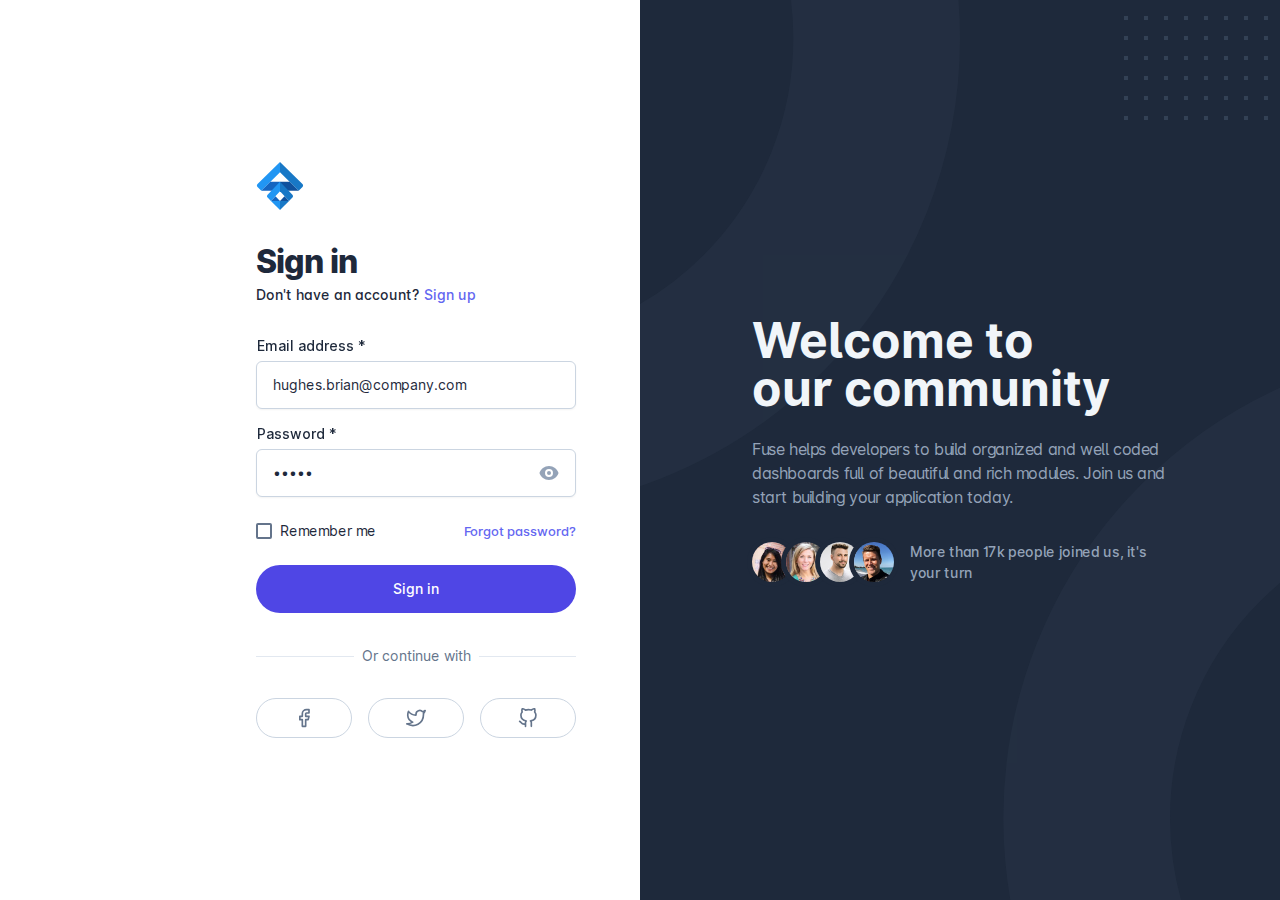
<file: docs/index.html>
<!DOCTYPE html><html lang="en"><head>
        <title>Fuse Angular - Angular Template and Starter Kit</title>
        <meta charset="utf-8">
        <meta name="description" content="Admin Template and Starter Kit with Angular, Angular Material Components and TailwindCSS">
        <meta name="keywords" content="Fuse,HTML,CSS,Angular,Angular 2,Angular 11,Angular 12,Angular 13,Material,Material 2,Angular Components,Tailwind,Tailwind CSS,TailwindCSS,Admin Template,Admin Starter Kit">
        <meta name="viewport" content="width=device-width, height=device-height, initial-scale=1.0, minimum-scale=1.0">

        <base href="./">

        <!-- Favicon -->
        <link rel="icon" type="image/png" href="favicon-16x16.png">
        <link rel="icon" type="image/png" href="favicon-32x32.png">

        <!-- Fonts -->
        <link href="assets/fonts/inter/inter.css" rel="stylesheet" media="print" onload="this.media='all'"><noscript><link rel="stylesheet" href="assets/fonts/inter/inter.css"></noscript>

        <link href="https://fonts.gstatic.com" rel="preconnect">
        <style type="text/css">@font-face{font-family:'IBM Plex Mono';font-style:italic;font-weight:400;font-display:swap;src:url(https://fonts.gstatic.com/s/ibmplexmono/v11/-F6pfjptAgt5VM-kVkqdyU8n1ioa2HdgregdFOFh.woff2) format('woff2');unicode-range:U+0460-052F, U+1C80-1C88, U+20B4, U+2DE0-2DFF, U+A640-A69F, U+FE2E-FE2F;}@font-face{font-family:'IBM Plex Mono';font-style:italic;font-weight:400;font-display:swap;src:url(https://fonts.gstatic.com/s/ibmplexmono/v11/-F6pfjptAgt5VM-kVkqdyU8n1ioa0XdgregdFOFh.woff2) format('woff2');unicode-range:U+0400-045F, U+0490-0491, U+04B0-04B1, U+2116;}@font-face{font-family:'IBM Plex Mono';font-style:italic;font-weight:400;font-display:swap;src:url(https://fonts.gstatic.com/s/ibmplexmono/v11/-F6pfjptAgt5VM-kVkqdyU8n1ioa2ndgregdFOFh.woff2) format('woff2');unicode-range:U+0102-0103, U+0110-0111, U+0128-0129, U+0168-0169, U+01A0-01A1, U+01AF-01B0, U+1EA0-1EF9, U+20AB;}@font-face{font-family:'IBM Plex Mono';font-style:italic;font-weight:400;font-display:swap;src:url(https://fonts.gstatic.com/s/ibmplexmono/v11/-F6pfjptAgt5VM-kVkqdyU8n1ioa23dgregdFOFh.woff2) format('woff2');unicode-range:U+0100-024F, U+0259, U+1E00-1EFF, U+2020, U+20A0-20AB, U+20AD-20CF, U+2113, U+2C60-2C7F, U+A720-A7FF;}@font-face{font-family:'IBM Plex Mono';font-style:italic;font-weight:400;font-display:swap;src:url(https://fonts.gstatic.com/s/ibmplexmono/v11/-F6pfjptAgt5VM-kVkqdyU8n1ioa1XdgregdFA.woff2) format('woff2');unicode-range:U+0000-00FF, U+0131, U+0152-0153, U+02BB-02BC, U+02C6, U+02DA, U+02DC, U+2000-206F, U+2074, U+20AC, U+2122, U+2191, U+2193, U+2212, U+2215, U+FEFF, U+FFFD;}@font-face{font-family:'IBM Plex Mono';font-style:normal;font-weight:400;font-display:swap;src:url(https://fonts.gstatic.com/s/ibmplexmono/v11/-F63fjptAgt5VM-kVkqdyU8n1iIq131nj-otFQ.woff2) format('woff2');unicode-range:U+0460-052F, U+1C80-1C88, U+20B4, U+2DE0-2DFF, U+A640-A69F, U+FE2E-FE2F;}@font-face{font-family:'IBM Plex Mono';font-style:normal;font-weight:400;font-display:swap;src:url(https://fonts.gstatic.com/s/ibmplexmono/v11/-F63fjptAgt5VM-kVkqdyU8n1isq131nj-otFQ.woff2) format('woff2');unicode-range:U+0400-045F, U+0490-0491, U+04B0-04B1, U+2116;}@font-face{font-family:'IBM Plex Mono';font-style:normal;font-weight:400;font-display:swap;src:url(https://fonts.gstatic.com/s/ibmplexmono/v11/-F63fjptAgt5VM-kVkqdyU8n1iAq131nj-otFQ.woff2) format('woff2');unicode-range:U+0102-0103, U+0110-0111, U+0128-0129, U+0168-0169, U+01A0-01A1, U+01AF-01B0, U+1EA0-1EF9, U+20AB;}@font-face{font-family:'IBM Plex Mono';font-style:normal;font-weight:400;font-display:swap;src:url(https://fonts.gstatic.com/s/ibmplexmono/v11/-F63fjptAgt5VM-kVkqdyU8n1iEq131nj-otFQ.woff2) format('woff2');unicode-range:U+0100-024F, U+0259, U+1E00-1EFF, U+2020, U+20A0-20AB, U+20AD-20CF, U+2113, U+2C60-2C7F, U+A720-A7FF;}@font-face{font-family:'IBM Plex Mono';font-style:normal;font-weight:400;font-display:swap;src:url(https://fonts.gstatic.com/s/ibmplexmono/v11/-F63fjptAgt5VM-kVkqdyU8n1i8q131nj-o.woff2) format('woff2');unicode-range:U+0000-00FF, U+0131, U+0152-0153, U+02BB-02BC, U+02C6, U+02DA, U+02DC, U+2000-206F, U+2074, U+20AC, U+2122, U+2191, U+2193, U+2212, U+2215, U+FEFF, U+FFFD;}@font-face{font-family:'IBM Plex Mono';font-style:normal;font-weight:500;font-display:swap;src:url(https://fonts.gstatic.com/s/ibmplexmono/v11/-F6qfjptAgt5VM-kVkqdyU8n3twJwl1FgsAXHNlYzg.woff2) format('woff2');unicode-range:U+0460-052F, U+1C80-1C88, U+20B4, U+2DE0-2DFF, U+A640-A69F, U+FE2E-FE2F;}@font-face{font-family:'IBM Plex Mono';font-style:normal;font-weight:500;font-display:swap;src:url(https://fonts.gstatic.com/s/ibmplexmono/v11/-F6qfjptAgt5VM-kVkqdyU8n3twJwlRFgsAXHNlYzg.woff2) format('woff2');unicode-range:U+0400-045F, U+0490-0491, U+04B0-04B1, U+2116;}@font-face{font-family:'IBM Plex Mono';font-style:normal;font-weight:500;font-display:swap;src:url(https://fonts.gstatic.com/s/ibmplexmono/v11/-F6qfjptAgt5VM-kVkqdyU8n3twJwl9FgsAXHNlYzg.woff2) format('woff2');unicode-range:U+0102-0103, U+0110-0111, U+0128-0129, U+0168-0169, U+01A0-01A1, U+01AF-01B0, U+1EA0-1EF9, U+20AB;}@font-face{font-family:'IBM Plex Mono';font-style:normal;font-weight:500;font-display:swap;src:url(https://fonts.gstatic.com/s/ibmplexmono/v11/-F6qfjptAgt5VM-kVkqdyU8n3twJwl5FgsAXHNlYzg.woff2) format('woff2');unicode-range:U+0100-024F, U+0259, U+1E00-1EFF, U+2020, U+20A0-20AB, U+20AD-20CF, U+2113, U+2C60-2C7F, U+A720-A7FF;}@font-face{font-family:'IBM Plex Mono';font-style:normal;font-weight:500;font-display:swap;src:url(https://fonts.gstatic.com/s/ibmplexmono/v11/-F6qfjptAgt5VM-kVkqdyU8n3twJwlBFgsAXHNk.woff2) format('woff2');unicode-range:U+0000-00FF, U+0131, U+0152-0153, U+02BB-02BC, U+02C6, U+02DA, U+02DC, U+2000-206F, U+2074, U+20AC, U+2122, U+2191, U+2193, U+2212, U+2215, U+FEFF, U+FFFD;}@font-face{font-family:'IBM Plex Mono';font-style:normal;font-weight:600;font-display:swap;src:url(https://fonts.gstatic.com/s/ibmplexmono/v11/-F6qfjptAgt5VM-kVkqdyU8n3vAOwl1FgsAXHNlYzg.woff2) format('woff2');unicode-range:U+0460-052F, U+1C80-1C88, U+20B4, U+2DE0-2DFF, U+A640-A69F, U+FE2E-FE2F;}@font-face{font-family:'IBM Plex Mono';font-style:normal;font-weight:600;font-display:swap;src:url(https://fonts.gstatic.com/s/ibmplexmono/v11/-F6qfjptAgt5VM-kVkqdyU8n3vAOwlRFgsAXHNlYzg.woff2) format('woff2');unicode-range:U+0400-045F, U+0490-0491, U+04B0-04B1, U+2116;}@font-face{font-family:'IBM Plex Mono';font-style:normal;font-weight:600;font-display:swap;src:url(https://fonts.gstatic.com/s/ibmplexmono/v11/-F6qfjptAgt5VM-kVkqdyU8n3vAOwl9FgsAXHNlYzg.woff2) format('woff2');unicode-range:U+0102-0103, U+0110-0111, U+0128-0129, U+0168-0169, U+01A0-01A1, U+01AF-01B0, U+1EA0-1EF9, U+20AB;}@font-face{font-family:'IBM Plex Mono';font-style:normal;font-weight:600;font-display:swap;src:url(https://fonts.gstatic.com/s/ibmplexmono/v11/-F6qfjptAgt5VM-kVkqdyU8n3vAOwl5FgsAXHNlYzg.woff2) format('woff2');unicode-range:U+0100-024F, U+0259, U+1E00-1EFF, U+2020, U+20A0-20AB, U+20AD-20CF, U+2113, U+2C60-2C7F, U+A720-A7FF;}@font-face{font-family:'IBM Plex Mono';font-style:normal;font-weight:600;font-display:swap;src:url(https://fonts.gstatic.com/s/ibmplexmono/v11/-F6qfjptAgt5VM-kVkqdyU8n3vAOwlBFgsAXHNk.woff2) format('woff2');unicode-range:U+0000-00FF, U+0131, U+0152-0153, U+02BB-02BC, U+02C6, U+02DA, U+02DC, U+2000-206F, U+2074, U+20AC, U+2122, U+2191, U+2193, U+2212, U+2215, U+FEFF, U+FFFD;}</style>

        <!-- Icon fonts -->
        <style type="text/css">@font-face{font-family:'Material Icons';font-style:normal;font-weight:400;src:url(https://fonts.gstatic.com/s/materialicons/v126/flUhRq6tzZclQEJ-Vdg-IuiaDsNcIhQ8tQ.woff2) format('woff2');}.material-icons{font-family:'Material Icons';font-weight:normal;font-style:normal;font-size:24px;line-height:1;letter-spacing:normal;text-transform:none;display:inline-block;white-space:nowrap;word-wrap:normal;direction:ltr;-webkit-font-feature-settings:'liga';-webkit-font-smoothing:antialiased;}</style>

        <!-- Splash screen styles -->
        <style>body fuse-splash-screen{display:flex;flex-direction:column;align-items:center;justify-content:center;position:fixed;top:0;left:0;right:0;bottom:0;background-color:#111827;color:#F9FAFB;z-index:999999;pointer-events:none;opacity:1;visibility:visible;transition:opacity 400ms cubic-bezier(0.4, 0, 0.2, 1)}body fuse-splash-screen img{width:120px;max-width:120px}body fuse-splash-screen .spinner{display:flex;align-items:center;justify-content:space-between;margin-top:40px;width:56px}body fuse-splash-screen .spinner > div{width:12px;height:12px;background-color:#1E96F7;border-radius:100%;display:inline-block;-webkit-animation:fuse-bouncedelay 1s infinite ease-in-out both;animation:fuse-bouncedelay 1s infinite ease-in-out both}body fuse-splash-screen .spinner .bounce1{-webkit-animation-delay:-0.32s;animation-delay:-0.32s}body fuse-splash-screen .spinner .bounce2{-webkit-animation-delay:-0.16s;animation-delay:-0.16s}@-webkit-keyframes fuse-bouncedelay{0%,80%,100%{-webkit-transform:scale(0)}40%{-webkit-transform:scale(1.0)}}@keyframes fuse-bouncedelay{0%,80%,100%{-webkit-transform:scale(0);transform:scale(0)}40%{-webkit-transform:scale(1.0);transform:scale(1.0)}}body:not(.fuse-splash-screen-hidden){overflow:hidden}</style><link href="assets/styles/splash-screen.css" rel="stylesheet" media="print" onload="this.media='all'"><noscript><link rel="stylesheet" href="assets/styles/splash-screen.css"></noscript>
    <style>*,:before,:after{box-sizing:border-box;border-width:0;border-style:solid;border-color:#e2e8f0}:before,:after{--tw-content:""}html{line-height:1.5;-webkit-text-size-adjust:100%;-moz-tab-size:4;tab-size:4;font-family:Inter var,ui-sans-serif,system-ui,-apple-system,BlinkMacSystemFont,Segoe UI,Roboto,Helvetica Neue,Arial,Noto Sans,sans-serif,"Apple Color Emoji","Segoe UI Emoji",Segoe UI Symbol,"Noto Color Emoji"}body{margin:0;line-height:inherit}img{display:block;vertical-align:middle}img{max-width:100%;height:auto}*{text-rendering:optimizeLegibility;-o-text-rendering:optimizeLegibility;-ms-text-rendering:optimizeLegibility;-moz-text-rendering:optimizeLegibility;-webkit-text-rendering:optimizeLegibility;-webkit-tap-highlight-color:transparent}*:focus{outline:none!important}html,body{display:flex;flex-direction:column;flex:1 1 auto;width:100%;min-height:100%;-webkit-font-smoothing:auto;-moz-osx-font-smoothing:auto}html{font-size:16px}body{font-size:.875rem}body{font-feature-settings:"salt"}img{width:100%;vertical-align:top}body{--tw-text-opacity:1 !important;color:rgba(var(--fuse-text-default-rgb),var(--tw-text-opacity))!important;--tw-bg-opacity:1 !important;background-color:rgba(var(--fuse-bg-default-rgb),var(--tw-bg-opacity))!important}*,*:before,*:after{--tw-border-opacity:1 !important;border-color:rgba(var(--fuse-border-rgb),var(--tw-border-opacity))}@media print{html{font-size:12px!important}body{background:none!important}}*,:before,:after{--tw-translate-x:0;--tw-translate-y:0;--tw-rotate:0;--tw-skew-x:0;--tw-skew-y:0;--tw-scale-x:1;--tw-scale-y:1;--tw-pan-x: ;--tw-pan-y: ;--tw-pinch-zoom: ;--tw-scroll-snap-strictness:proximity;--tw-ordinal: ;--tw-slashed-zero: ;--tw-numeric-figure: ;--tw-numeric-spacing: ;--tw-numeric-fraction: ;--tw-ring-inset: ;--tw-ring-offset-width:0px;--tw-ring-offset-color:#fff;--tw-ring-color:rgb(59 130 246 / .5);--tw-ring-offset-shadow:0 0 #0000;--tw-ring-shadow:0 0 #0000;--tw-shadow:0 0 #0000;--tw-shadow-colored:0 0 #0000;--tw-blur: ;--tw-brightness: ;--tw-contrast: ;--tw-grayscale: ;--tw-hue-rotate: ;--tw-invert: ;--tw-saturate: ;--tw-sepia: ;--tw-drop-shadow: ;--tw-backdrop-blur: ;--tw-backdrop-brightness: ;--tw-backdrop-contrast: ;--tw-backdrop-grayscale: ;--tw-backdrop-hue-rotate: ;--tw-backdrop-invert: ;--tw-backdrop-opacity: ;--tw-backdrop-saturate: ;--tw-backdrop-sepia: }body{--fuse-primary-50:#eef2ff;--fuse-primary-50-rgb:238,242,255;--fuse-primary-100:#e0e7ff;--fuse-primary-100-rgb:224,231,255;--fuse-primary-200:#c7d2fe;--fuse-primary-200-rgb:199,210,254;--fuse-primary-300:#a5b4fc;--fuse-primary-300-rgb:165,180,252;--fuse-primary-400:#818cf8;--fuse-primary-400-rgb:129,140,248;--fuse-primary-500:#6366f1;--fuse-primary-500-rgb:99,102,241;--fuse-primary-600:#4f46e5;--fuse-primary-600-rgb:79,70,229;--fuse-primary-700:#4338ca;--fuse-primary-700-rgb:67,56,202;--fuse-primary-800:#3730a3;--fuse-primary-800-rgb:55,48,163;--fuse-primary-900:#312e81;--fuse-primary-900-rgb:49,46,129;--fuse-primary:#4f46e5;--fuse-primary-rgb:79,70,229;--fuse-on-primary-50:#312e81;--fuse-on-primary-50-rgb:49,46,129;--fuse-on-primary-100:#312e81;--fuse-on-primary-100-rgb:49,46,129;--fuse-on-primary-200:#312e81;--fuse-on-primary-200-rgb:49,46,129;--fuse-on-primary-300:#312e81;--fuse-on-primary-300-rgb:49,46,129;--fuse-on-primary-400:#312e81;--fuse-on-primary-400-rgb:49,46,129;--fuse-on-primary-500:#FFFFFF;--fuse-on-primary-500-rgb:255,255,255;--fuse-on-primary-600:#FFFFFF;--fuse-on-primary-600-rgb:255,255,255;--fuse-on-primary-700:#FFFFFF;--fuse-on-primary-700-rgb:255,255,255;--fuse-on-primary-800:#FFFFFF;--fuse-on-primary-800-rgb:255,255,255;--fuse-on-primary-900:#FFFFFF;--fuse-on-primary-900-rgb:255,255,255;--fuse-on-primary:#FFFFFF;--fuse-on-primary-rgb:255,255,255;--fuse-accent-50:#f8fafc;--fuse-accent-50-rgb:248,250,252;--fuse-accent-100:#f1f5f9;--fuse-accent-100-rgb:241,245,249;--fuse-accent-200:#e2e8f0;--fuse-accent-200-rgb:226,232,240;--fuse-accent-300:#cbd5e1;--fuse-accent-300-rgb:203,213,225;--fuse-accent-400:#94a3b8;--fuse-accent-400-rgb:148,163,184;--fuse-accent-500:#64748b;--fuse-accent-500-rgb:100,116,139;--fuse-accent-600:#475569;--fuse-accent-600-rgb:71,85,105;--fuse-accent-700:#334155;--fuse-accent-700-rgb:51,65,85;--fuse-accent-800:#1e293b;--fuse-accent-800-rgb:30,41,59;--fuse-accent-900:#0f172a;--fuse-accent-900-rgb:15,23,42;--fuse-accent:#1e293b;--fuse-accent-rgb:30,41,59;--fuse-on-accent-50:#0f172a;--fuse-on-accent-50-rgb:15,23,42;--fuse-on-accent-100:#0f172a;--fuse-on-accent-100-rgb:15,23,42;--fuse-on-accent-200:#0f172a;--fuse-on-accent-200-rgb:15,23,42;--fuse-on-accent-300:#0f172a;--fuse-on-accent-300-rgb:15,23,42;--fuse-on-accent-400:#0f172a;--fuse-on-accent-400-rgb:15,23,42;--fuse-on-accent-500:#FFFFFF;--fuse-on-accent-500-rgb:255,255,255;--fuse-on-accent-600:#FFFFFF;--fuse-on-accent-600-rgb:255,255,255;--fuse-on-accent-700:#FFFFFF;--fuse-on-accent-700-rgb:255,255,255;--fuse-on-accent-800:#FFFFFF;--fuse-on-accent-800-rgb:255,255,255;--fuse-on-accent-900:#FFFFFF;--fuse-on-accent-900-rgb:255,255,255;--fuse-on-accent:#FFFFFF;--fuse-on-accent-rgb:255,255,255;--fuse-warn-50:#fef2f2;--fuse-warn-50-rgb:254,242,242;--fuse-warn-100:#fee2e2;--fuse-warn-100-rgb:254,226,226;--fuse-warn-200:#fecaca;--fuse-warn-200-rgb:254,202,202;--fuse-warn-300:#fca5a5;--fuse-warn-300-rgb:252,165,165;--fuse-warn-400:#f87171;--fuse-warn-400-rgb:248,113,113;--fuse-warn-500:#ef4444;--fuse-warn-500-rgb:239,68,68;--fuse-warn-600:#dc2626;--fuse-warn-600-rgb:220,38,38;--fuse-warn-700:#b91c1c;--fuse-warn-700-rgb:185,28,28;--fuse-warn-800:#991b1b;--fuse-warn-800-rgb:153,27,27;--fuse-warn-900:#7f1d1d;--fuse-warn-900-rgb:127,29,29;--fuse-warn:#dc2626;--fuse-warn-rgb:220,38,38;--fuse-on-warn-50:#7f1d1d;--fuse-on-warn-50-rgb:127,29,29;--fuse-on-warn-100:#7f1d1d;--fuse-on-warn-100-rgb:127,29,29;--fuse-on-warn-200:#7f1d1d;--fuse-on-warn-200-rgb:127,29,29;--fuse-on-warn-300:#7f1d1d;--fuse-on-warn-300-rgb:127,29,29;--fuse-on-warn-400:#7f1d1d;--fuse-on-warn-400-rgb:127,29,29;--fuse-on-warn-500:#fef2f2;--fuse-on-warn-500-rgb:254,242,242;--fuse-on-warn-600:#FFFFFF;--fuse-on-warn-600-rgb:255,255,255;--fuse-on-warn-700:#FFFFFF;--fuse-on-warn-700-rgb:255,255,255;--fuse-on-warn-800:#FFFFFF;--fuse-on-warn-800-rgb:255,255,255;--fuse-on-warn-900:#FFFFFF;--fuse-on-warn-900-rgb:255,255,255;--fuse-on-warn:#FFFFFF;--fuse-on-warn-rgb:255,255,255}@charset "UTF-8"</style><link rel="stylesheet" href="styles.90bc826ca01fc536.css" media="print" onload="this.media='all'"><noscript><link rel="stylesheet" href="styles.90bc826ca01fc536.css"></noscript></head>

    <body>
        <!-- Splash screen -->
        <fuse-splash-screen>
            <img src="assets/images/logo/logo.svg" alt="Fuse logo">
            <div class="spinner">
                <div class="bounce1"></div>
                <div class="bounce2"></div>
                <div class="bounce3"></div>
            </div>
        </fuse-splash-screen>

        <!-- App root -->
        <app-root></app-root>
    <script src="runtime.a2f57cc5a9a002a9.js" type="module"></script><script src="polyfills.827e4c1a751317e8.js" type="module"></script><script src="main.2249bc88bece2235.js" type="module"></script>

</body></html>
</file>
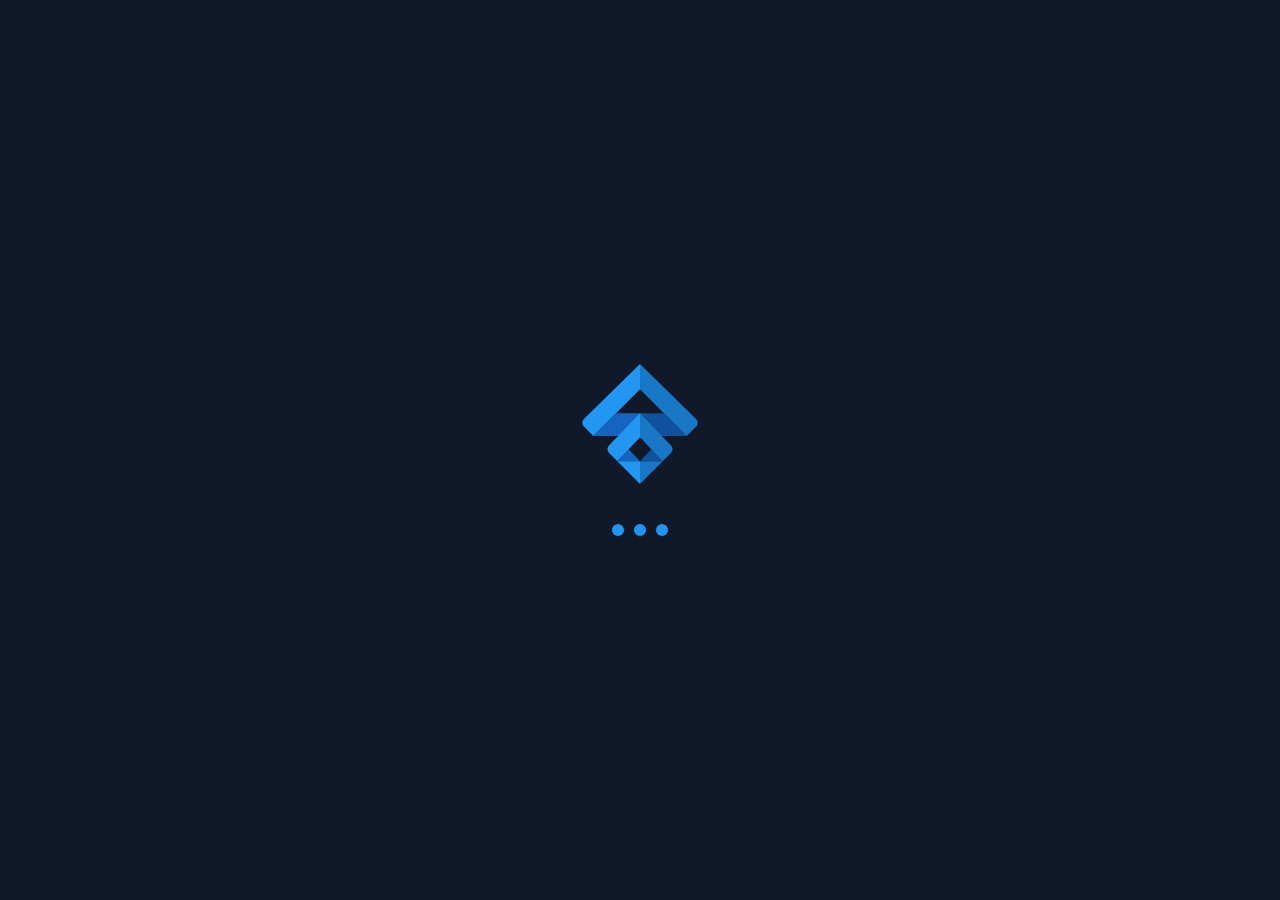
<file: src/index.html>
<!DOCTYPE html>
<html lang="en">
    <head>
        <title>Fuse Angular - Angular Template and Starter Kit</title>
        <meta charset="utf-8" />
        <meta
            name="description"
            content="Admin Template and Starter Kit with Angular, Angular Material Components and TailwindCSS"
        />
        <meta
            name="keywords"
            content="Fuse,HTML,CSS,Angular,Angular 2,Angular 11,Angular 12,Angular 13,Material,Material 2,Angular Components,Tailwind,Tailwind CSS,TailwindCSS,Admin Template,Admin Starter Kit"
        />
        <meta
            name="viewport"
            content="width=device-width, height=device-height, initial-scale=1.0, minimum-scale=1.0"
        />

        <base href="./" />

        <!-- Favicon -->
        <link rel="icon" type="image/png" href="favicon-16x16.png" />
        <link rel="icon" type="image/png" href="favicon-32x32.png" />

        <!-- Fonts -->
        <link href="assets/fonts/inter/inter.css" rel="stylesheet" />

        <link href="https://fonts.gstatic.com" rel="preconnect" />
        <link
            href="https://fonts.googleapis.com/css2?family=IBM+Plex+Mono:ital,wght@0,400;0,500;0,600;1,400&display=swap"
            rel="stylesheet"
        />

        <!-- Icon fonts -->
        <link
            href="https://fonts.googleapis.com/icon?family=Material+Icons"
            rel="stylesheet"
        />

        <!-- Splash screen styles -->
        <link href="assets/styles/splash-screen.css" rel="stylesheet" />
    </head>

    <body>
        <!-- Splash screen -->
        <fuse-splash-screen>
            <img src="assets/images/logo/logo.svg" alt="Fuse logo" />
            <div class="spinner">
                <div class="bounce1"></div>
                <div class="bounce2"></div>
                <div class="bounce3"></div>
            </div>
        </fuse-splash-screen>

        <!-- App root -->
        <app-root></app-root>
    </body>
</html>
</file>
<file: docs/assets/fonts/inter/inter.css>
@font-face {
    font-family: 'Inter var';
    font-weight: 100 900;
    font-display: swap;
    font-style: normal;
    font-named-instance: 'Regular';
    src: url("Inter-roman.var.woff2?v=3.18") format("woff2");
}

@font-face {
    font-family: 'Inter var';
    font-weight: 100 900;
    font-display: swap;
    font-style: italic;
    font-named-instance: 'Italic';
    src: url("Inter-italic.var.woff2?v=3.18") format("woff2");
}
</file>
<file: docs/assets/styles/splash-screen.css>
body fuse-splash-screen {
    display: flex;
    flex-direction: column;
    align-items: center;
    justify-content: center;
    position: fixed;
    top: 0;
    left: 0;
    right: 0;
    bottom: 0;
    background-color: #111827;
    color: #F9FAFB;
    z-index: 999999;
    pointer-events: none;
    opacity: 1;
    visibility: visible;
    transition: opacity 400ms cubic-bezier(0.4, 0, 0.2, 1);
}

body fuse-splash-screen img {
    width: 120px;
    max-width: 120px;
}

body fuse-splash-screen .spinner {
    display: flex;
    align-items: center;
    justify-content: space-between;
    margin-top: 40px;
    width: 56px;
}

body fuse-splash-screen .spinner > div {
    width: 12px;
    height: 12px;
    background-color: #1E96F7;
    border-radius: 100%;
    display: inline-block;
    -webkit-animation: fuse-bouncedelay 1s infinite ease-in-out both;
    animation: fuse-bouncedelay 1s infinite ease-in-out both;
}

body fuse-splash-screen .spinner .bounce1 {
    -webkit-animation-delay: -0.32s;
    animation-delay: -0.32s;
}

body fuse-splash-screen .spinner .bounce2 {
    -webkit-animation-delay: -0.16s;
    animation-delay: -0.16s;
}

@-webkit-keyframes fuse-bouncedelay {
    0%, 80%, 100% {
        -webkit-transform: scale(0)
    }
    40% {
        -webkit-transform: scale(1.0)
    }
}

@keyframes fuse-bouncedelay {
    0%, 80%, 100% {
        -webkit-transform: scale(0);
        transform: scale(0);
    }
    40% {
        -webkit-transform: scale(1.0);
        transform: scale(1.0);
    }
}

body:not(.fuse-splash-screen-hidden) {
    overflow: hidden;
}

body.fuse-splash-screen-hidden fuse-splash-screen {
    visibility: hidden;
    opacity: 0;
}
</file>
